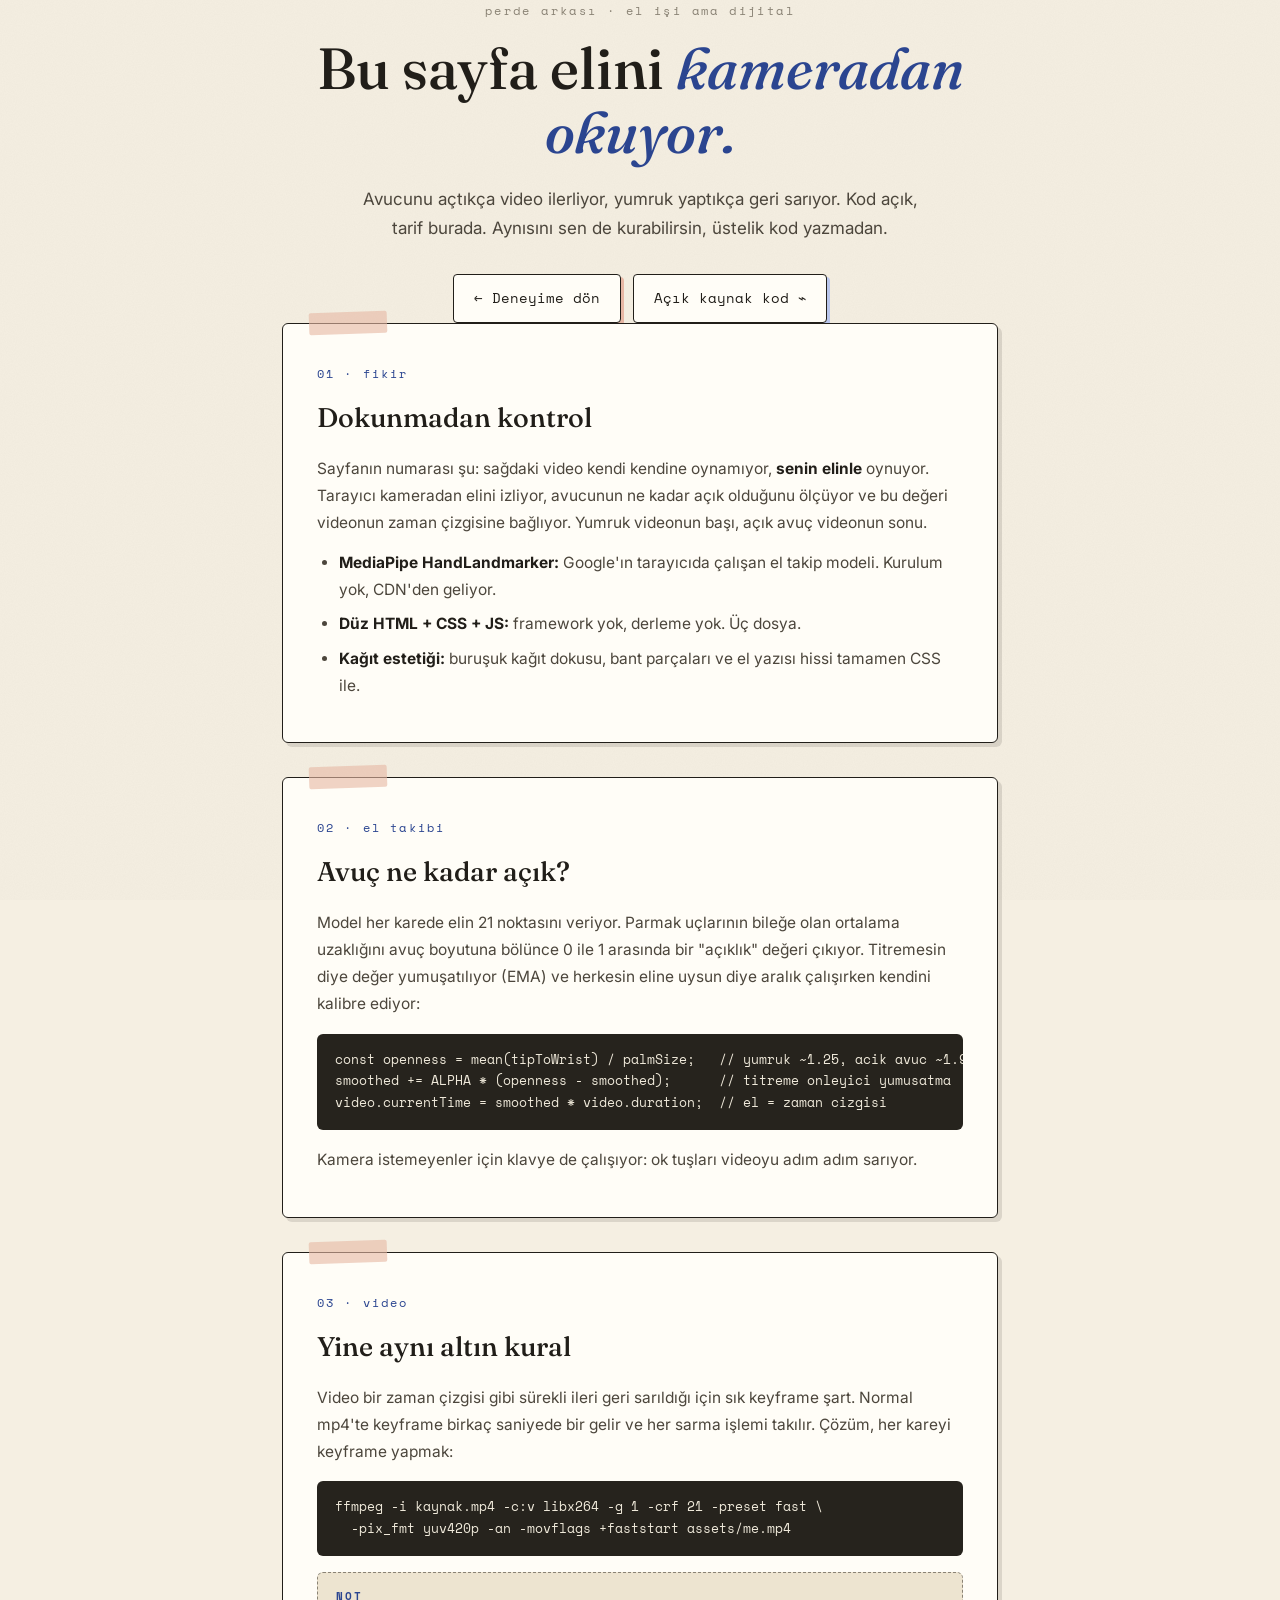
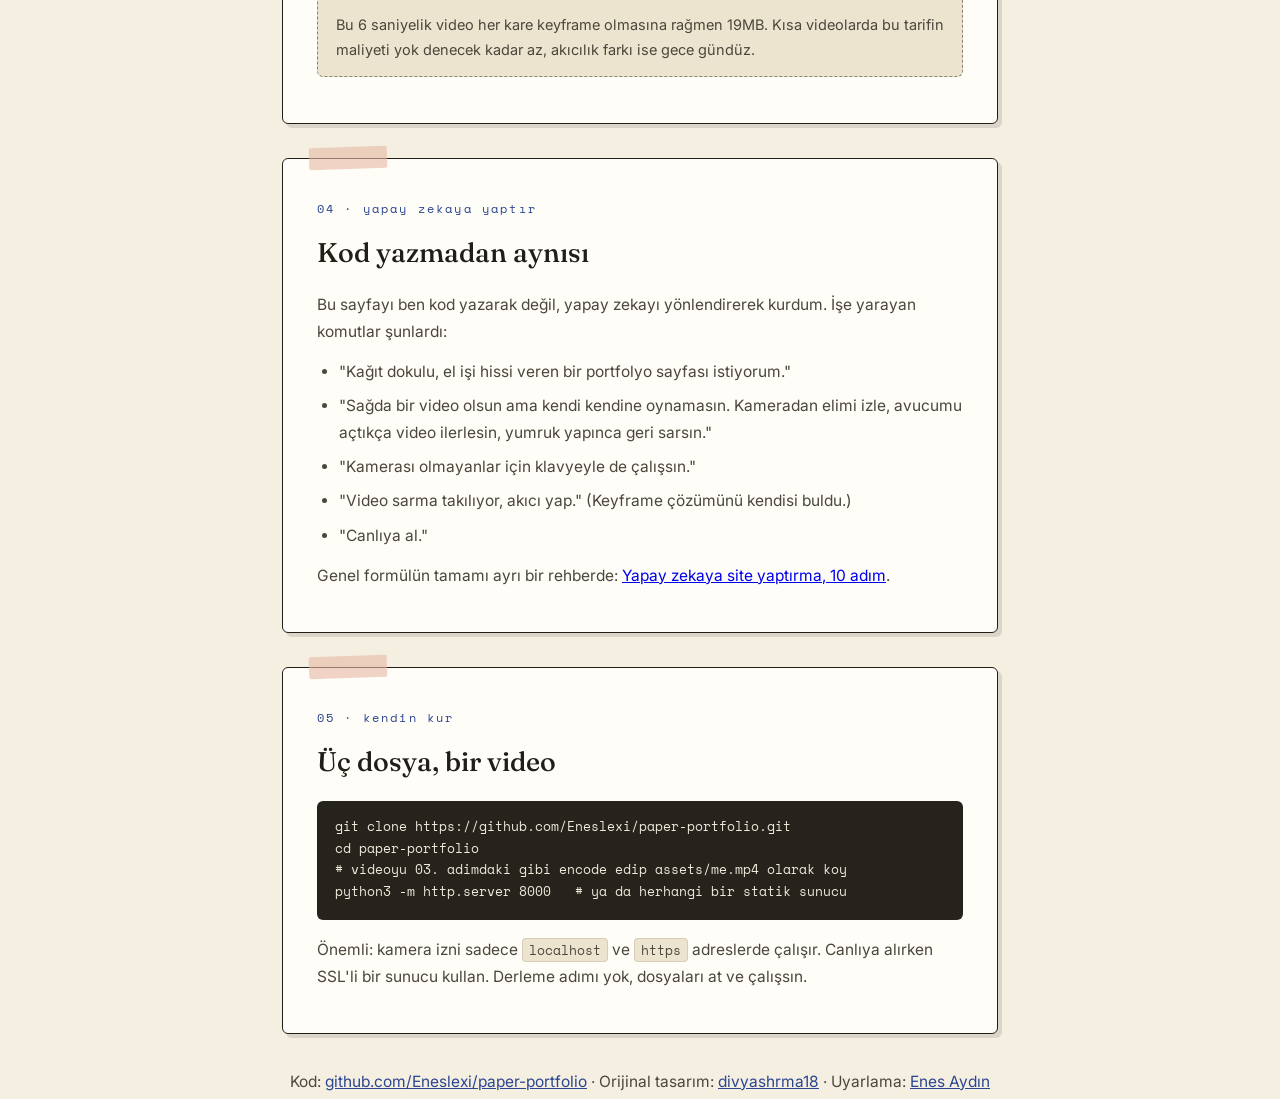
<file: nasil-yapildi.html>
<!doctype html>
<html lang="tr">
<head>
<meta charset="utf-8" />
<meta name="viewport" content="width=device-width, initial-scale=1" />
<title>Paper Portfolio nasıl yapıldı? El hareketiyle video kontrolü rehberi</title>
<meta name="description" content="Webcam üzerinden el takibiyle videoyu avuç açıp kapatarak kontrol eden kağıt estetikli portfolyo sayfası adım adım nasıl kurulur: MediaPipe, video scrubbing ve yapay zekaya yaptırma formülü." />
<link rel="preconnect" href="https://fonts.googleapis.com" />
<link rel="preconnect" href="https://fonts.gstatic.com" crossorigin />
<link rel="stylesheet" href="https://fonts.googleapis.com/css2?family=Fraunces:ital,opsz,wght@0,9..144,300..700;1,9..144,300..700&family=Inter:wght@400;500;600&family=Space+Mono:wght@400;700&display=swap" />
<style>
  :root{
    --paper:#f5efe2; --paper-deep:#ede4d0; --ink:#211e19; --pencil:#8a8375;
    --pen-blue:#2b4590; --blush:#e7b7a4; --frame:#fffdf7;
    --display:"Fraunces",serif; --body:"Inter",sans-serif; --mono:"Space Mono",monospace;
  }
  *{margin:0;padding:0;box-sizing:border-box}
  body{font-family:var(--body);color:var(--ink);background:var(--paper);line-height:1.75;position:relative}
  body::before{content:"";position:fixed;inset:0;pointer-events:none;opacity:.55;z-index:0;
    background-image:url("data:image/svg+xml,%3Csvg xmlns='http://www.w3.org/2000/svg' width='240' height='240'%3E%3Cfilter id='n'%3E%3CfeTurbulence type='fractalNoise' baseFrequency='0.9' numOctaves='2'/%3E%3CfeColorMatrix values='0 0 0 0 0 0 0 0 0 0 0 0 0 0 0 0 0 0 0.04 0'/%3E%3C/filter%3E%3Crect width='240' height='240' filter='url(%23n)'/%3E%3C/svg%3E")}
  .wrap{position:relative;z-index:1;max-width:760px;margin:0 auto;padding:0 22px}
  .mono{font-family:var(--mono)}

  header{padding:72px 0 44px;text-align:center}
  .eyebrow{font-family:var(--mono);font-size:12px;letter-spacing:.2em;text-transform:lowercase;color:var(--pencil)}
  h1{font-family:var(--display);font-weight:500;font-size:clamp(34px,6vw,58px);line-height:1.1;margin-top:16px}
  h1 em{font-style:italic;color:var(--pen-blue)}
  .lead{max-width:560px;margin:20px auto 0;color:#4c463c;font-size:17px}
  .btns{display:flex;gap:12px;justify-content:center;flex-wrap:wrap;margin-top:30px}
  .btn{display:inline-flex;align-items:center;gap:8px;font-family:var(--mono);font-size:14px;color:var(--ink);
    background:var(--frame);border:1.5px solid var(--ink);border-radius:4px;padding:11px 20px;text-decoration:none;
    box-shadow:3px 3px 0 var(--blush);transition:transform .2s,box-shadow .2s}
  .btn:hover{transform:translate(-2px,-2px);box-shadow:5px 5px 0 var(--blush)}
  .btn.blue{box-shadow:3px 3px 0 #b9c6ec}
  .btn.blue:hover{box-shadow:5px 5px 0 #b9c6ec}

  main{padding:30px 0 20px}
  section{background:var(--frame);border:1.5px solid var(--ink);border-radius:6px;padding:34px 34px 30px;margin-bottom:34px;
    position:relative;box-shadow:4px 4px 0 rgba(33,30,25,.12)}
  section::before{content:"";position:absolute;top:-12px;left:26px;width:78px;height:22px;background:rgba(231,183,164,.6);
    transform:rotate(-2deg);border-radius:2px}
  .num{font-family:var(--mono);font-size:12px;letter-spacing:.18em;color:var(--pen-blue)}
  h2{font-family:var(--display);font-weight:500;font-size:27px;margin:8px 0 14px}
  p{color:#4c463c;margin-bottom:13px;font-size:15.5px}
  p strong,li strong{color:var(--ink)}
  ul{color:#4c463c;padding-left:22px;margin-bottom:13px;font-size:15.5px}
  li{margin-bottom:7px}
  pre{background:#26231d;color:#efe9da;border-radius:6px;padding:16px 18px;overflow-x:auto;margin:16px 0;font-size:12.5px;line-height:1.65}
  code{font-family:var(--mono)}
  p code,li code{background:var(--paper-deep);border:1px solid #d8cdb4;border-radius:4px;padding:1px 6px;font-size:13px}
  .not{background:var(--paper-deep);border:1.5px dashed var(--pencil);border-radius:6px;padding:14px 18px;margin:16px 0;font-size:14.5px;color:#4c463c}
  .not b{font-family:var(--mono);font-size:11px;letter-spacing:.16em;text-transform:uppercase;color:var(--pen-blue);display:block;margin-bottom:5px}

  footer{text-align:center;padding:30px 0 70px;color:var(--pencil);font-size:14px}
  footer a{color:var(--pen-blue)}
  @media(max-width:600px){section{padding:26px 20px 22px}}
</style>
</head>
<body>

<header class="wrap">
  <p class="eyebrow">perde arkası · el işi ama dijital</p>
  <h1>Bu sayfa elini <em>kameradan okuyor.</em></h1>
  <p class="lead">Avucunu açtıkça video ilerliyor, yumruk yaptıkça geri sarıyor. Kod açık, tarif burada. Aynısını sen de kurabilirsin, üstelik kod yazmadan.</p>
  <div class="btns">
    <a class="btn" href="./">← Deneyime dön</a>
    <a class="btn blue" href="https://github.com/Eneslexi/paper-portfolio" target="_blank" rel="noopener">Açık kaynak kod ⌁</a>
  </div>
</header>

<main class="wrap">

  <section>
    <span class="num mono">01 · fikir</span>
    <h2>Dokunmadan kontrol</h2>
    <p>Sayfanın numarası şu: sağdaki video kendi kendine oynamıyor, <strong>senin elinle</strong> oynuyor. Tarayıcı kameradan elini izliyor, avucunun ne kadar açık olduğunu ölçüyor ve bu değeri videonun zaman çizgisine bağlıyor. Yumruk videonun başı, açık avuç videonun sonu.</p>
    <ul>
      <li><strong>MediaPipe HandLandmarker:</strong> Google'ın tarayıcıda çalışan el takip modeli. Kurulum yok, CDN'den geliyor.</li>
      <li><strong>Düz HTML + CSS + JS:</strong> framework yok, derleme yok. Üç dosya.</li>
      <li><strong>Kağıt estetiği:</strong> buruşuk kağıt dokusu, bant parçaları ve el yazısı hissi tamamen CSS ile.</li>
    </ul>
  </section>

  <section>
    <span class="num mono">02 · el takibi</span>
    <h2>Avuç ne kadar açık?</h2>
    <p>Model her karede elin 21 noktasını veriyor. Parmak uçlarının bileğe olan ortalama uzaklığını avuç boyutuna bölünce 0 ile 1 arasında bir "açıklık" değeri çıkıyor. Titremesin diye değer yumuşatılıyor (EMA) ve herkesin eline uysun diye aralık çalışırken kendini kalibre ediyor:</p>
    <pre><code>const openness = mean(tipToWrist) / palmSize;   // yumruk ~1.25, acik avuc ~1.95
smoothed += ALPHA * (openness - smoothed);      // titreme onleyici yumusatma
video.currentTime = smoothed * video.duration;  // el = zaman cizgisi</code></pre>
    <p>Kamera istemeyenler için klavye de çalışıyor: ok tuşları videoyu adım adım sarıyor.</p>
  </section>

  <section>
    <span class="num mono">03 · video</span>
    <h2>Yine aynı altın kural</h2>
    <p>Video bir zaman çizgisi gibi sürekli ileri geri sarıldığı için sık keyframe şart. Normal mp4'te keyframe birkaç saniyede bir gelir ve her sarma işlemi takılır. Çözüm, her kareyi keyframe yapmak:</p>
    <pre><code>ffmpeg -i kaynak.mp4 -c:v libx264 -g 1 -crf 21 -preset fast \
  -pix_fmt yuv420p -an -movflags +faststart assets/me.mp4</code></pre>
    <div class="not"><b>Not</b>Bu 6 saniyelik video her kare keyframe olmasına rağmen 19MB. Kısa videolarda bu tarifin maliyeti yok denecek kadar az, akıcılık farkı ise gece gündüz.</div>
  </section>

  <section>
    <span class="num mono">04 · yapay zekaya yaptır</span>
    <h2>Kod yazmadan aynısı</h2>
    <p>Bu sayfayı ben kod yazarak değil, yapay zekayı yönlendirerek kurdum. İşe yarayan komutlar şunlardı:</p>
    <ul>
      <li>"Kağıt dokulu, el işi hissi veren bir portfolyo sayfası istiyorum."</li>
      <li>"Sağda bir video olsun ama kendi kendine oynamasın. Kameradan elimi izle, avucumu açtıkça video ilerlesin, yumruk yapınca geri sarsın."</li>
      <li>"Kamerası olmayanlar için klavyeyle de çalışsın."</li>
      <li>"Video sarma takılıyor, akıcı yap." (Keyframe çözümünü kendisi buldu.)</li>
      <li>"Canlıya al."</li>
    </ul>
    <p>Genel formülün tamamı ayrı bir rehberde: <a href="https://enesayd.in/rehber/">Yapay zekaya site yaptırma, 10 adım</a>.</p>
  </section>

  <section>
    <span class="num mono">05 · kendin kur</span>
    <h2>Üç dosya, bir video</h2>
    <pre><code>git clone https://github.com/Eneslexi/paper-portfolio.git
cd paper-portfolio
# videoyu 03. adimdaki gibi encode edip assets/me.mp4 olarak koy
python3 -m http.server 8000   # ya da herhangi bir statik sunucu</code></pre>
    <p>Önemli: kamera izni sadece <code>localhost</code> ve <code>https</code> adreslerde çalışır. Canlıya alırken SSL'li bir sunucu kullan. Derleme adımı yok, dosyaları at ve çalışsın.</p>
  </section>

</main>

<footer class="wrap">
  <p>Kod: <a href="https://github.com/Eneslexi/paper-portfolio" target="_blank" rel="noopener">github.com/Eneslexi/paper-portfolio</a> · Orijinal tasarım: <a href="https://github.com/divyashrma18/paper-portfolio" target="_blank" rel="noopener">divyashrma18</a> · Uyarlama: <a href="https://enesayd.in">Enes Aydın</a></p>
</footer>

</body>
</html>
</file>
